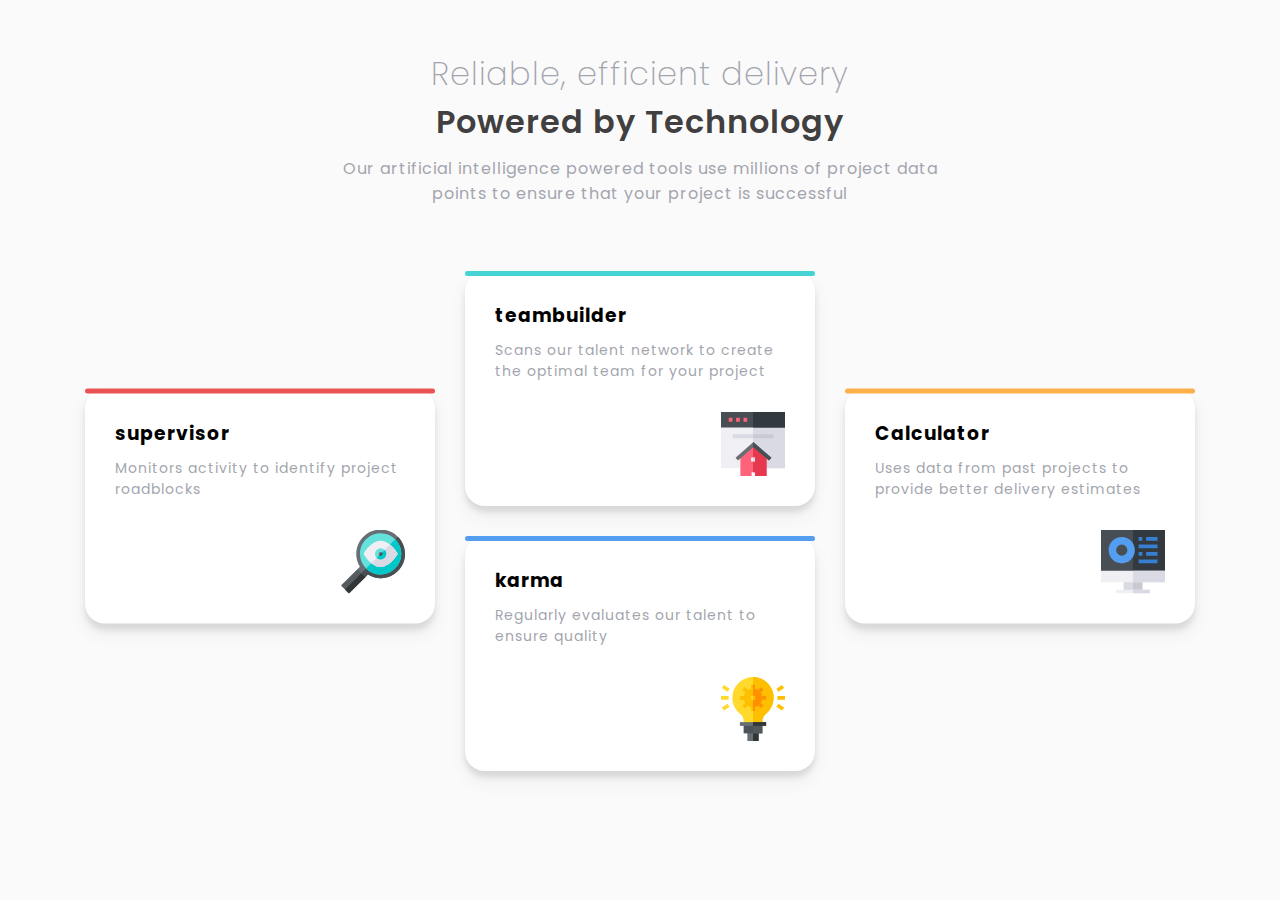
<file: fourcard/index.html>
<!DOCTYPE html>
<html lang="en">
<head>
    <link rel="stylesheet" href="style.css">
    <meta charset="UTF-8">
    <meta http-equiv="X-UA-Compatible" content="IE=edge">
    <meta name="viewport" content="width=device-width, initial-scale=1.0">
    <title>Document</title>
</head>
<body>
    <header>
        <h1>Reliable, efficient delivery <br>
            <span>Powered by Technology</span>
        </h1>

        <p>
            Our artificial intelligence powered tools use millions of project data <br>
            points to ensure that your project is successful
        </p>
    </header>
    <div class="container">
        <div class="box box1">
            <h3>
                supervisor
            </h3>
            <p>Monitors activity to identify project roadblocks

            </p>
            <img src="images/icon-supervisor.svg" alt="supervisor">
        </div>
        <div class="box box2">
            <h3>
                teambuilder
            </h3>
            <p>Scans our talent network to create the optimal team for your project
            </p>
            <img src="images/icon-team-builder.svg" alt="supervisor">
        </div>
        <div class="box box3">
            <h3>Calculator</h3>
            <p>
                Uses data from past projects to provide better delivery estimates  
            </p>
            <img src="images/icon-calculator.svg" alt="">
        </div>
        <div class="box box4">
            <h3>karma</h3>
            <p>Regularly evaluates our talent to ensure quality</p>
            <img src="images/icon-karma.svg" alt="">

        </div>
    </div>
</body>
</html>
</file>
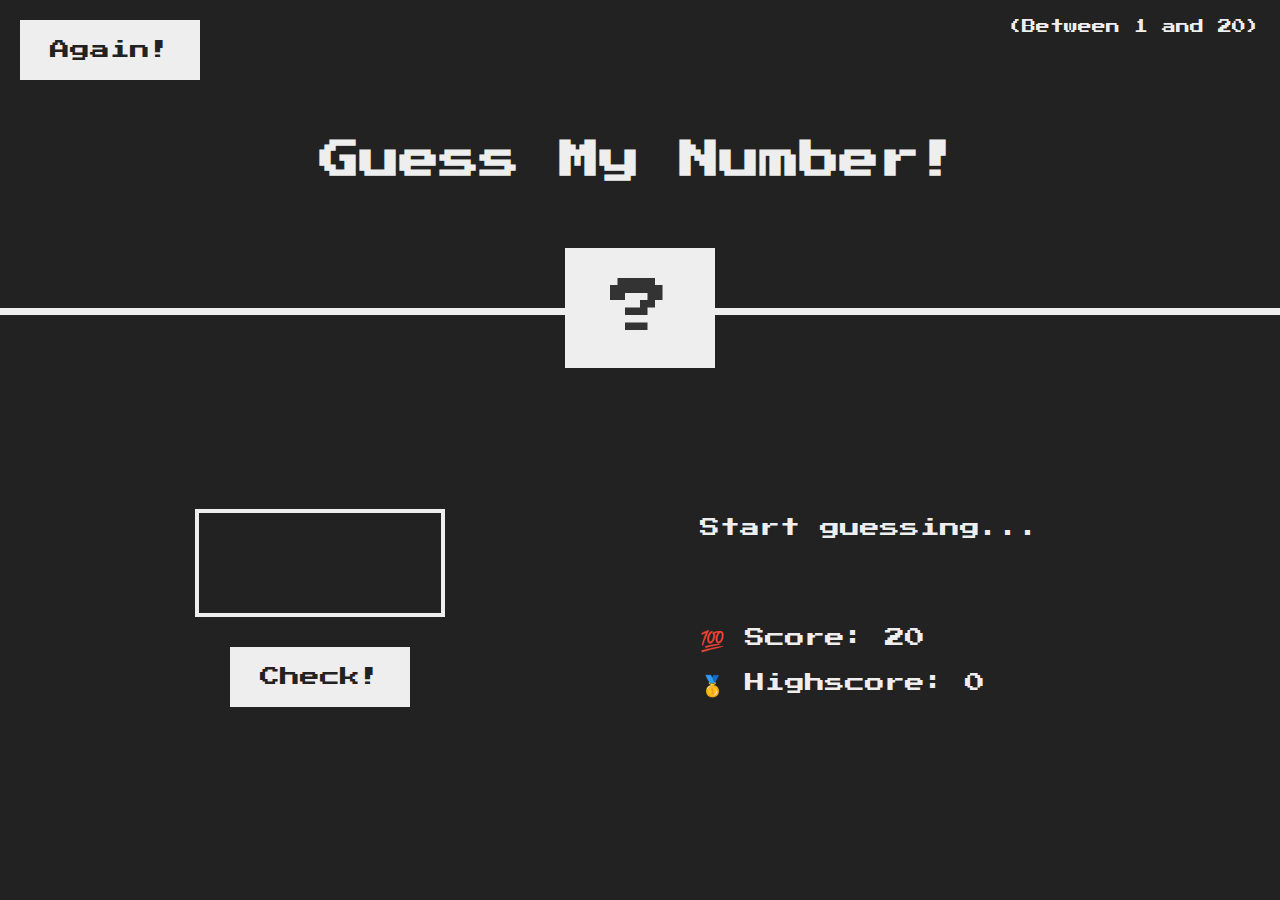
<file: guess my number/index.html>
<!DOCTYPE html>
<html lang="en">

<head>
    <meta charset="UTF-8" />
    <meta name="viewport" content="width=device-width, initial-scale=1.0" />
    <meta http-equiv="X-UA-Compatible" content="ie=edge" />
    <link rel="stylesheet" href="style.css" />
    <title>Guess My Number!</title>
</head>

<body>
    <header>
        <h1>Guess My Number!</h1>
        <p class="between">(Between 1 and 20)</p>
        <button class="btn again">Again!</button>
        <div class="number">?</div>
    </header>
    <main>
        <section class="left">
            <input type="number" class="guess" />
            <button class="btn check">Check!</button>
        </section>
        <section class="right">
            <p class="message">Start guessing...</p>
            <p class="label-score">💯 Score: <span class="score">20</span></p>
            <p class="label-highscore">
                🥇 Highscore: <span class="highscore">0</span>
            </p>
        </section>
    </main>
    <script src="script.js"></script>
</body>

</html>
</file>
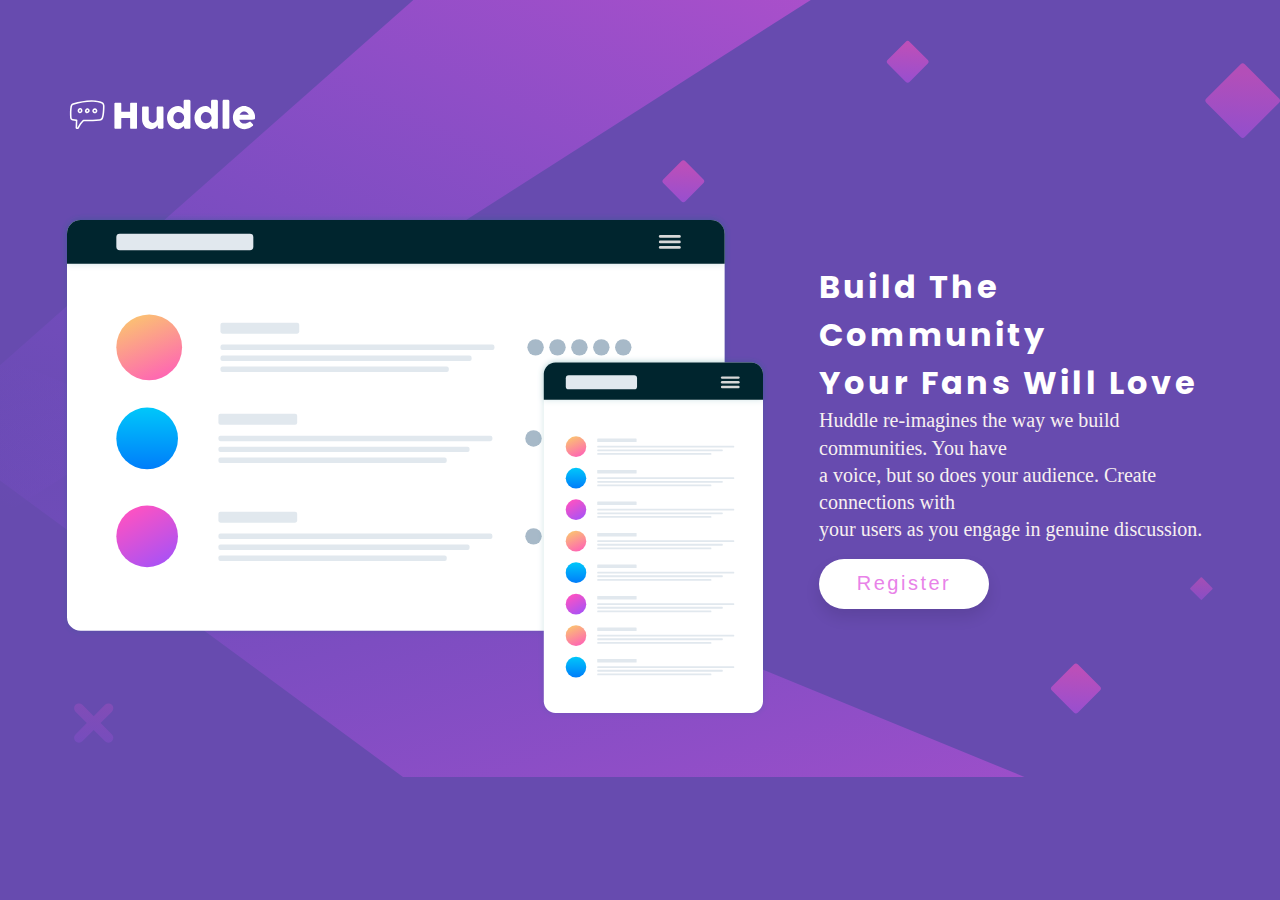
<file: landingpage/index.html>
<!DOCTYPE html>
<html lang="en">
<head>
    <link rel="stylesheet" href="https://cdnjs.cloudflare.com/ajax/libs/font-awesome/5.15.3/css/all.min.css" integrity="sha512-iBBXm8fW90+nuLcSKlbmrPcLa0OT92xO1BIsZ+ywDWZCvqsWgccV3gFoRBv0z+8dLJgyAHIhR35VZc2oM/gI1w==" crossorigin="anonymous" />
    <link rel="preconnect" href="https://fonts.gstatic.com"> 
<link href="https://fonts.googleapis.com/css2?family=Poppins:wght@700&display=swap" rel="stylesheet">

    <link rel="stylesheet" href="style.css">
    <meta charset="UTF-8">
    <meta http-equiv="X-UA-Compatible" content="IE=edge">
    <meta name="viewport" content="width=device-width, initial-scale=1.0">
    <title>Document</title>
</head>
<body>
   <div class="body">
       <div class="logo">
         <img src="images/logo.svg" alt="" width="200">
       </div>
       
   <div class="container">
       <div class="container-img">
          <img src="images/illustration-mockups.svg" alt="">
       </div>
       <div class="container-content">
           <h1 class="content-heading">
              Build The Community <br>Your Fans Will Love
           </h1>
           <p class="content-para">
            Huddle re-imagines the way we build communities. You have <br> a voice, but so does your audience. Create connections with<br> your users as you engage in genuine discussion. 
           </p>
           
        <button>Register</button>
          
       </div>
   </div>
   <div class="icons">
       <div class="facebook">
        <i class="fab fa-facebook-f" style="font-size:40px;color:white;"></i>
       </div>
       <div class="twitter">
       <i class="fab fa-twitter" style="font-size:40px;color:white;"></i>
       </div>
       <div class="instagram">
        <i class="fab fa-instagram" style="font-size:40px;color:white;"></i>
       </div>

   </div>
   </div>
   
</body>
</html>
</file>
<file: fourcard/style.css>
@import url('https://fonts.googleapis.com/css?family=Poppins:200,400,600&display=swap');
*{
    margin: 0;
    padding: 0;
    box-sizing: border-box;
}
body {
    background-color:hsl(0, 0%, 98%);
    font-family: 'Poppins', sans-serif;
    letter-spacing:1px;

}
header{
    text-align: center;
    margin:50px auto;
    max-width: 700px;
}
h1 {
    font-weight: 200;
    margin:0;
    color:rgba(39, 37, 37, 0.877);
    color: hsl(229, 6%, 66%);

}
h1 span{
    font-weight:600;
    color:rgba(39, 37, 37, 0.877);
}
p{  
    
    margin-top:10px;
    color: hsl(229, 6%, 66%);
}
.container{
    display: flex;
    flex-wrap: wrap;
    justify-content: center;
    margin:0 auto;
    max-width: 1140px;

}
.box{
    background-color: #fff;
    box-shadow: 0 10px 20px rgba(0, 0, 0, 0.05), 0 6px 6px rgba(0, 0, 0, 0.1);
    border-radius:20px;
    padding:30px;
    width:350px;
    margin:15px;
    position:relative;

}
.box::after{
    content: '';
    position: absolute;
    width:100%;
    top:0;
    left:0;
	height: 5px;
    border-radius: 20px;

}
.box1::after{
    background-color: hsl(0, 78%, 62%);
}
.box2::after{
    background-color: hsl(180, 62%, 55%);

}
.box3::after{
    background-color: hsl(34, 97%, 64%);
}
.box4::after{
    background-color: hsl(212, 86%, 64%);
}
.box1,.box3{
    transform: translateY(50%);
}
.box p{
    font-size:14px;
    margin:10px 0 30px;
}
.box img{
    margin-left:auto;
    display: block;
}

@media(max-width:700px){
    .box1,.box3{
        transform: translateY(0%);
    }
}
</file>
<file: guess my number/style.css>
@import url("https://fonts.googleapis.com/css?family=Press+Start+2P&display=swap");

* {
  margin: 0;
  padding: 0;
  box-sizing: inherit;
}

html {
  font-size: 62.5%;
  box-sizing: border-box;
}

body {
  font-family: "Press Start 2P", sans-serif;
  color: #eee;
  background-color: #222;
  /* background-color: #60b347; */
}

/* LAYOUT */
header {
  position: relative;
  height: 35vh;
  border-bottom: 7px solid #eee;
}

main {
  height: 65vh;
  color: #eee;
  display: flex;
  align-items: center;
  justify-content: space-around;
}

.left {
  width: 52rem;
  display: flex;
  flex-direction: column;
  align-items: center;
}

.right {
  width: 52rem;
  font-size: 2rem;
}

/* ELEMENTS STYLE */
h1 {
  font-size: 4rem;
  text-align: center;
  position: absolute;
  width: 100%;
  top: 52%;
  left: 50%;
  transform: translate(-50%, -50%);
}

.number {
  background: #eee;
  color: #333;
  font-size: 6rem;
  width: 15rem;
  padding: 3rem 0rem;
  text-align: center;
  position: absolute;
  bottom: 0;
  left: 50%;
  transform: translate(-50%, 50%);
}

.between {
  font-size: 1.4rem;
  position: absolute;
  top: 2rem;
  right: 2rem;
}

.again {
  position: absolute;
  top: 2rem;
  left: 2rem;
}

.guess {
  background: none;
  border: 4px solid #eee;
  font-family: inherit;
  color: inherit;
  font-size: 5rem;
  padding: 2.5rem;
  width: 25rem;
  text-align: center;
  display: block;
  margin-bottom: 3rem;
}

.btn {
  border: none;
  background-color: #eee;
  color: #222;
  font-size: 2rem;
  font-family: inherit;
  padding: 2rem 3rem;
  cursor: pointer;
}

.btn:hover {
  background-color: #ccc;
}

.message {
  margin-bottom: 8rem;
  height: 3rem;
}

.label-score {
  margin-bottom: 2rem;
}
</file>
<file: landingpage/style.css>
@import url('https://fonts.googleapis.com/css2?family=Poppins:wght@900&display=swap');
*{
    margin:0;
    padding: 0;
}
body{
    background-color:hsl(257, 40%, 49%);
    background-image: url("images/bg-desktop.svg");
    background-repeat: no-repeat;
    background-size:cover;
}
.container {
    display: flex;
    justify-content: space-around;
    margin:70px 60px 10px 60px;
    
}
.container-content{
    margin-top:50px;
    margin-left:50px;
}
.content-heading{
    color:white;
    letter-spacing: .2rem;
    line-height: 3rem;
    font-family: 'Poppins', sans-serif;
    font-style: bold;
}
.content-para{
    color:rgb(247, 240, 240);
    line-height: 1.7rem;
    font-size:20px;
}
button{
    background-color: white;
    color:hsl(300, 69%, 71%);
    width:170px;
    height:50px;
    border-radius: 45px;
    box-shadow: 0px 8px 15px rgba(0, 0, 0, 0.1);
    border: none;
    letter-spacing:2.5px;
    font-size:20px;
    margin-top: 15px;

}
.logo{
    margin-top:90px;
    margin-left: 60px;
    
}
.icons{
    display: flex;
    justify-content:flex-end;
    flex-direction: row;
}
.facebook,.twitter,.instagram{
    margin-right:50px
}
@media (max-width: 500px) {
    body{
        background-color: yellow;
    }
    
}
</file>
